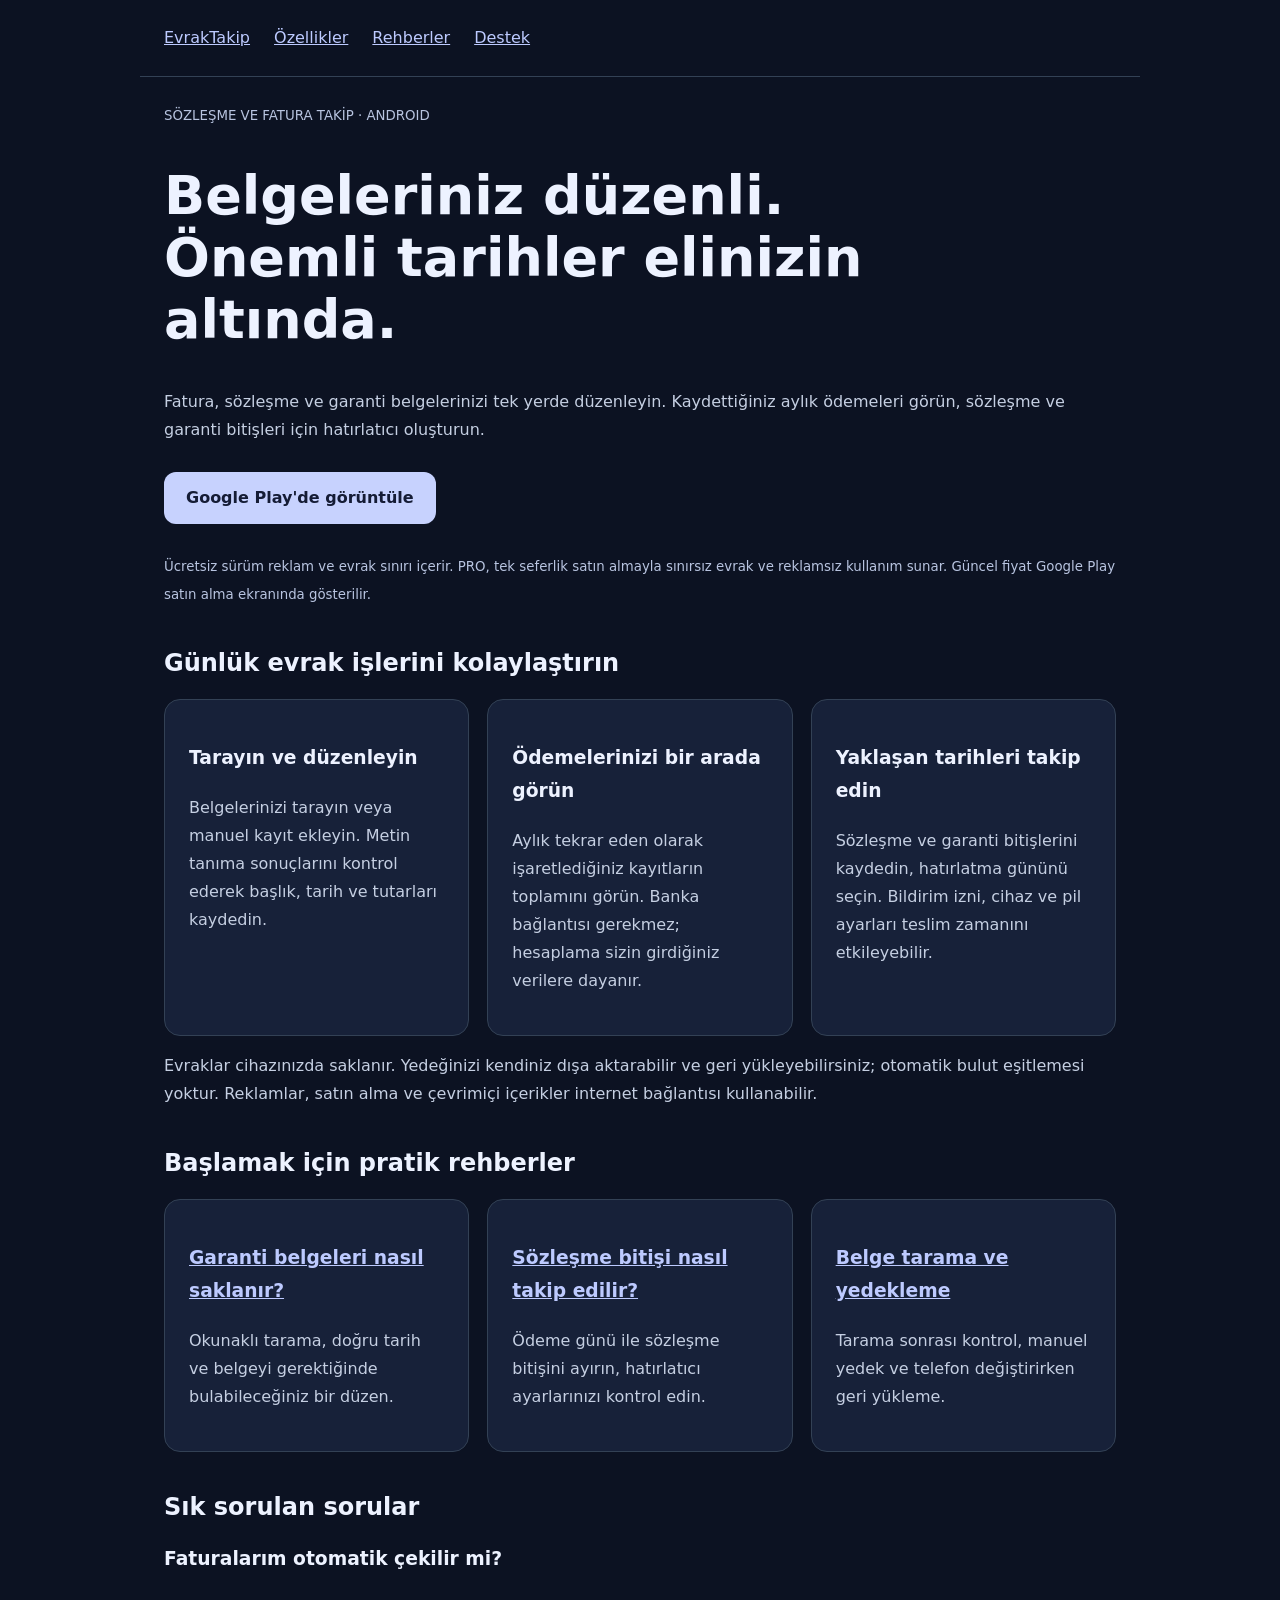
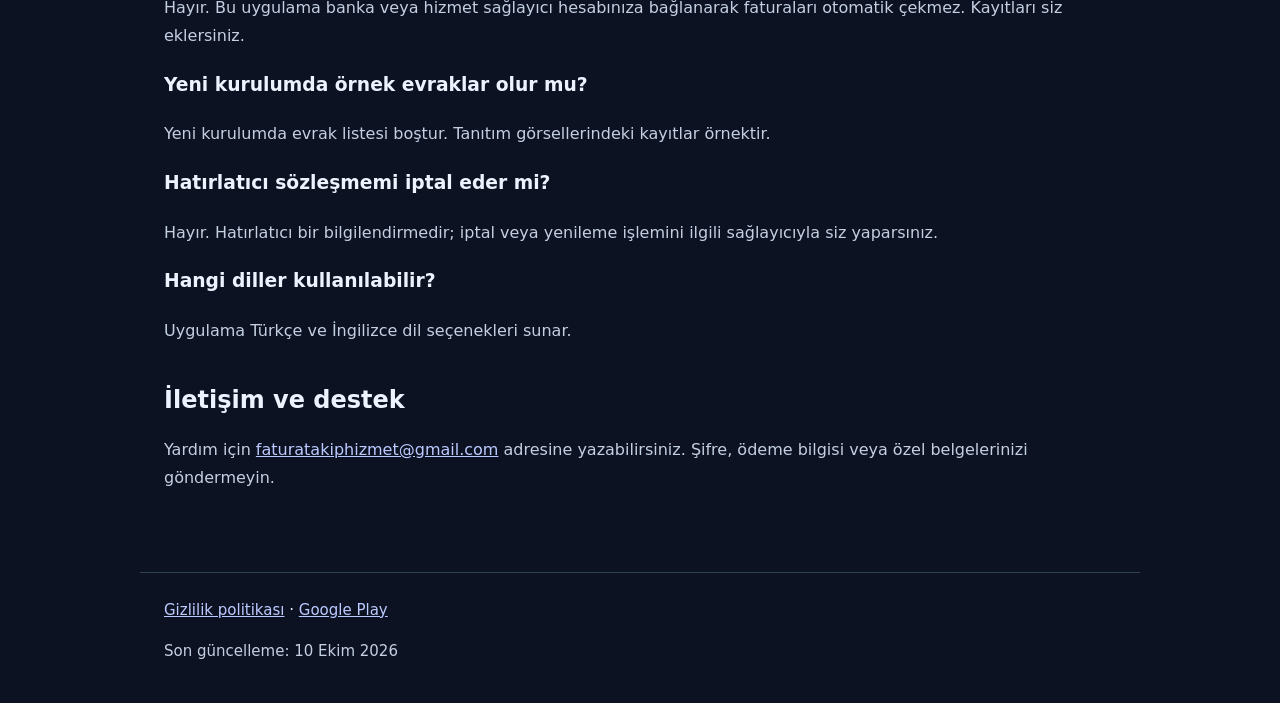
<file: index.html>
<!doctype html>
<html lang="tr"><head>
<meta charset="utf-8"><meta name="viewport" content="width=device-width,initial-scale=1">
<title>Sözleşme ve Fatura Takip | Belge, Garanti ve Hatırlatıcı</title>
<meta name="description" content="Fatura, sözleşme ve garanti belgelerinizi düzenleyin. Belgeleri tarayın, kaydettiğiniz aylık giderleri görün ve önemli tarihler için hatırlatıcı oluşturun.">
<link rel="canonical" href="https://falcata-ai.github.io/"><link rel="stylesheet" href="site.css">
<meta property="og:type" content="website"><meta property="og:locale" content="tr_TR">
<meta property="og:title" content="Sözleşme ve Fatura Takip"><meta property="og:description" content="Belgelerinizi düzenleyin, kaydettiğiniz giderleri görün ve önemli tarihleri takip edin.">
<meta property="og:url" content="https://falcata-ai.github.io/"><meta property="og:image" content="https://falcata-ai.github.io/tara.png"><meta name="twitter:card" content="summary_large_image">
<script type="application/ld+json">{"@context":"https://schema.org","@type":"SoftwareApplication","name":"Sözleşme ve Fatura Takip","alternateName":"EvrakTakip","operatingSystem":"Android","applicationCategory":"UtilitiesApplication","url":"https://falcata-ai.github.io/","downloadUrl":"https://play.google.com/store/apps/details?id=com.sozlesmetakip.app","description":"Fatura, sözleşme ve garanti belgelerini düzenleme, belge tarama ve tarih hatırlatma uygulaması.","inLanguage":["tr","en"]}</script>
</head><body>
<a class="skip" href="#icerik">İçeriğe geç</a>
<nav aria-label="Ana gezinme"><a href="./">EvrakTakip</a><a href="#ozellikler">Özellikler</a><a href="#rehberler">Rehberler</a><a href="#destek">Destek</a></nav>
<main id="icerik"><header><small>SÖZLEŞME VE FATURA TAKİP · ANDROID</small><h1>Belgeleriniz düzenli.<br>Önemli tarihler elinizin altında.</h1><p>Fatura, sözleşme ve garanti belgelerinizi tek yerde düzenleyin. Kaydettiğiniz aylık ödemeleri görün, sözleşme ve garanti bitişleri için hatırlatıcı oluşturun.</p><a class="button" href="https://play.google.com/store/apps/details?id=com.sozlesmetakip.app">Google Play'de görüntüle</a><p><small>Ücretsiz sürüm reklam ve evrak sınırı içerir. PRO, tek seferlik satın almayla sınırsız evrak ve reklamsız kullanım sunar. Güncel fiyat Google Play satın alma ekranında gösterilir.</small></p></header>
<section id="ozellikler"><h2>Günlük evrak işlerini kolaylaştırın</h2><div class="cards"><div class="card"><h3>Tarayın ve düzenleyin</h3><p>Belgelerinizi tarayın veya manuel kayıt ekleyin. Metin tanıma sonuçlarını kontrol ederek başlık, tarih ve tutarları kaydedin.</p></div><div class="card"><h3>Ödemelerinizi bir arada görün</h3><p>Aylık tekrar eden olarak işaretlediğiniz kayıtların toplamını görün. Banka bağlantısı gerekmez; hesaplama sizin girdiğiniz verilere dayanır.</p></div><div class="card"><h3>Yaklaşan tarihleri takip edin</h3><p>Sözleşme ve garanti bitişlerini kaydedin, hatırlatma gününü seçin. Bildirim izni, cihaz ve pil ayarları teslim zamanını etkileyebilir.</p></div></div><p>Evraklar cihazınızda saklanır. Yedeğinizi kendiniz dışa aktarabilir ve geri yükleyebilirsiniz; otomatik bulut eşitlemesi yoktur. Reklamlar, satın alma ve çevrimiçi içerikler internet bağlantısı kullanabilir.</p></section>
<section id="rehberler"><h2>Başlamak için pratik rehberler</h2><div class="cards"><article class="card"><h3><a href="garanti-belgesi-saklama.html">Garanti belgeleri nasıl saklanır?</a></h3><p>Okunaklı tarama, doğru tarih ve belgeyi gerektiğinde bulabileceğiniz bir düzen.</p></article><article class="card"><h3><a href="sozlesme-tarihi-hatirlatma.html">Sözleşme bitişi nasıl takip edilir?</a></h3><p>Ödeme günü ile sözleşme bitişini ayırın, hatırlatıcı ayarlarınızı kontrol edin.</p></article><article class="card"><h3><a href="belge-tarama-yedekleme.html">Belge tarama ve yedekleme</a></h3><p>Tarama sonrası kontrol, manuel yedek ve telefon değiştirirken geri yükleme.</p></article></div></section>
<section><h2>Sık sorulan sorular</h2><h3>Faturalarım otomatik çekilir mi?</h3><p>Hayır. Bu uygulama banka veya hizmet sağlayıcı hesabınıza bağlanarak faturaları otomatik çekmez. Kayıtları siz eklersiniz.</p><h3>Yeni kurulumda örnek evraklar olur mu?</h3><p>Yeni kurulumda evrak listesi boştur. Tanıtım görsellerindeki kayıtlar örnektir.</p><h3>Hatırlatıcı sözleşmemi iptal eder mi?</h3><p>Hayır. Hatırlatıcı bir bilgilendirmedir; iptal veya yenileme işlemini ilgili sağlayıcıyla siz yaparsınız.</p><h3>Hangi diller kullanılabilir?</h3><p>Uygulama Türkçe ve İngilizce dil seçenekleri sunar.</p></section>
<section id="destek"><h2>İletişim ve destek</h2><p>Yardım için <a href="mailto:faturatakiphizmet@gmail.com">faturatakiphizmet@gmail.com</a> adresine yazabilirsiniz. Şifre, ödeme bilgisi veya özel belgelerinizi göndermeyin.</p></section></main>
<footer><a href="https://sites.google.com/view/fatura-takip/ana-sayfa">Gizlilik politikası</a> · <a href="https://play.google.com/store/apps/details?id=com.sozlesmetakip.app">Google Play</a><p>Son güncelleme: 10 Ekim 2026</p></footer>
</body></html>
</file>
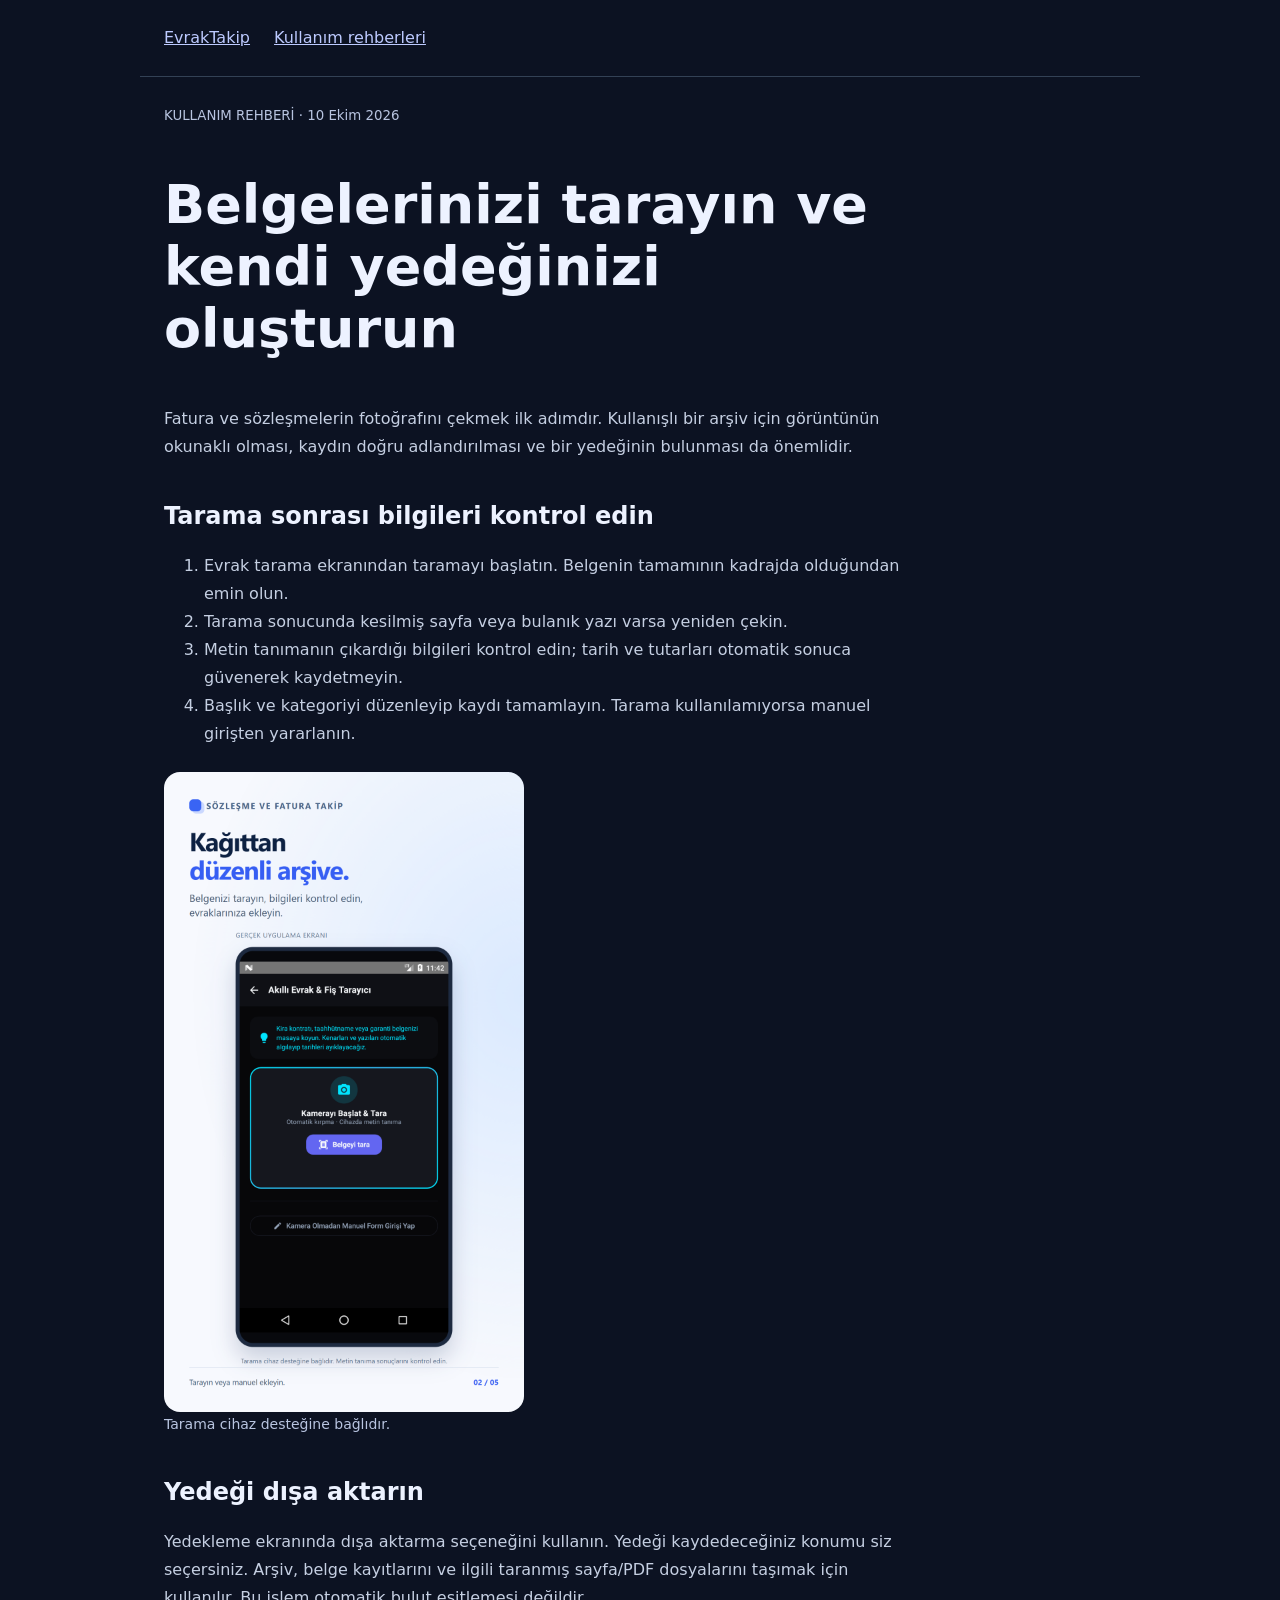
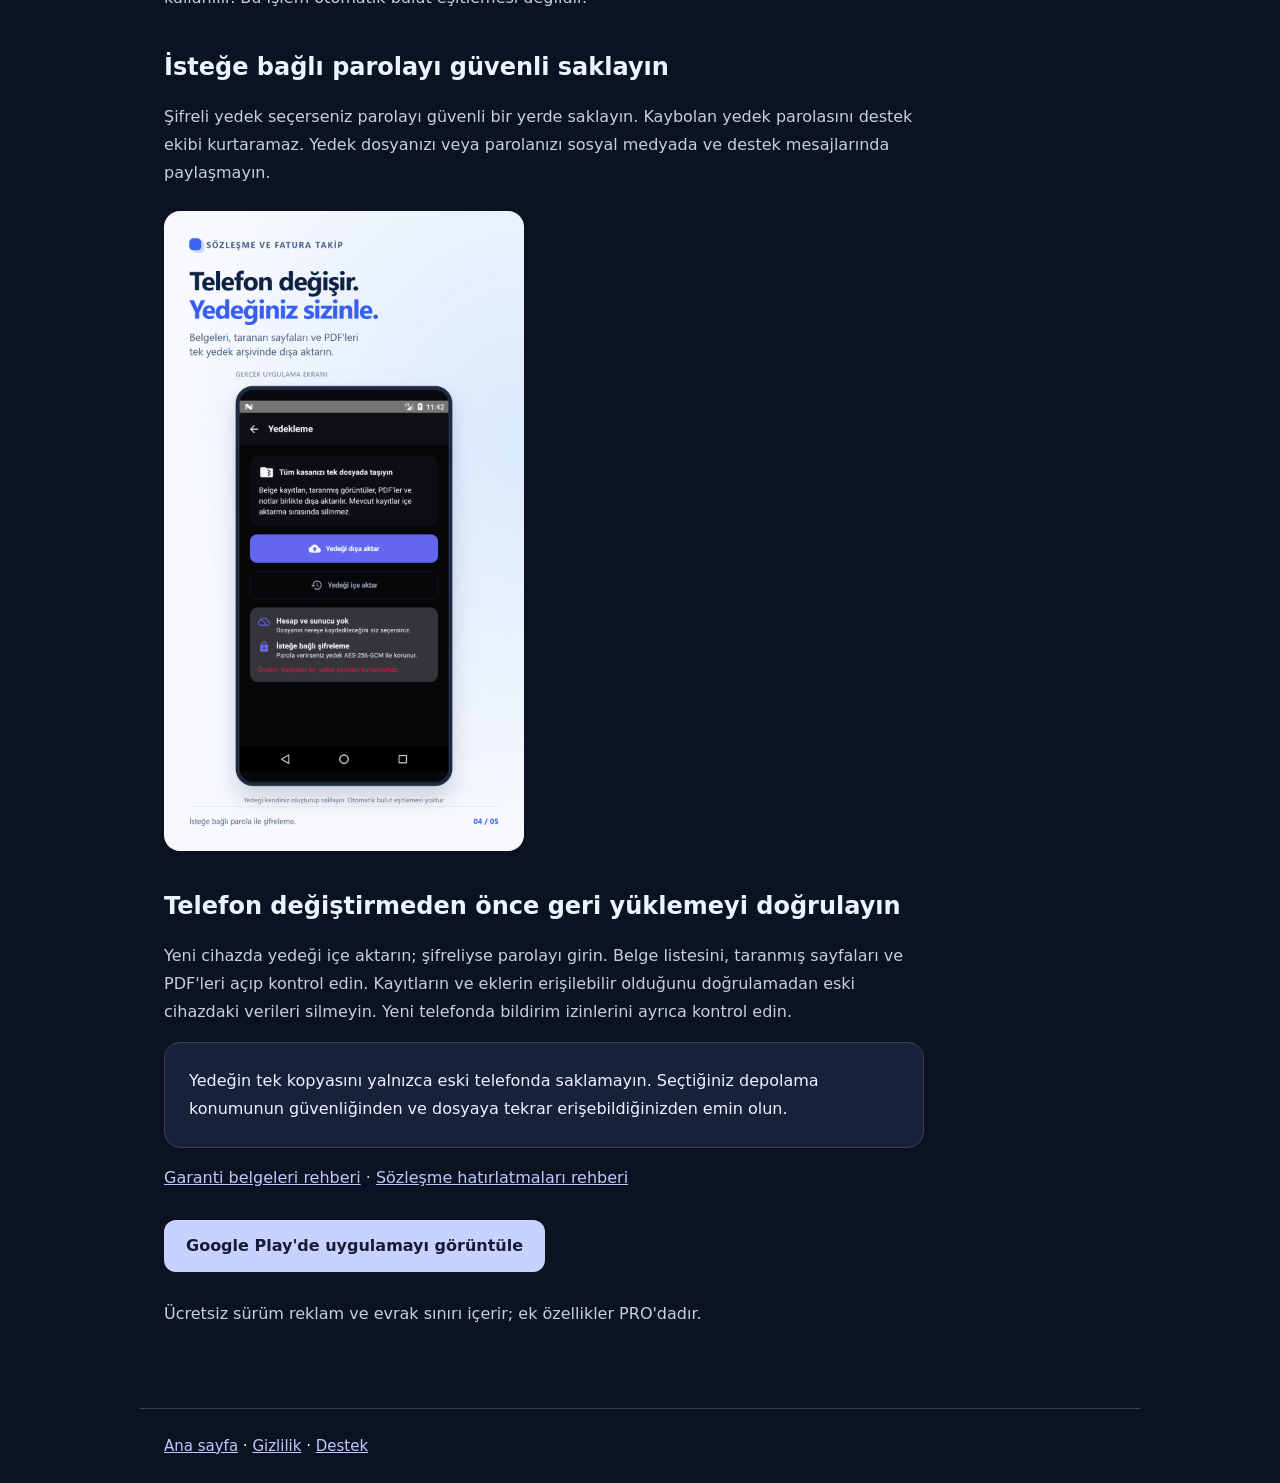
<file: belge-tarama-yedekleme.html>
<!doctype html>
<html lang="tr"><head><meta charset="utf-8"><meta name="viewport" content="width=device-width,initial-scale=1"><title>Belge tarama ve yedekleme rehberi | EvrakTakip</title><meta name="description" content="Fatura ve sözleşmelerinizi tarayıp kontrol ederek kaydedin. Manuel yedek oluşturma, parola ve geri yükleme adımlarını öğrenin."><link rel="canonical" href="https://falcata-ai.github.io/belge-tarama-yedekleme.html"><link rel="stylesheet" href="site.css"></head><body><a class="skip" href="#icerik">İçeriğe geç</a><nav aria-label="Ana gezinme"><a href="./">EvrakTakip</a><a href="./#rehberler">Kullanım rehberleri</a></nav><main id="icerik"><article><small>KULLANIM REHBERİ · 10 Ekim 2026</small><h1>Belgelerinizi tarayın ve kendi yedeğinizi oluşturun</h1><p>Fatura ve sözleşmelerin fotoğrafını çekmek ilk adımdır. Kullanışlı bir arşiv için görüntünün okunaklı olması, kaydın doğru adlandırılması ve bir yedeğinin bulunması da önemlidir.</p><h2>Tarama sonrası bilgileri kontrol edin</h2><ol><li>Evrak tarama ekranından taramayı başlatın. Belgenin tamamının kadrajda olduğundan emin olun.</li><li>Tarama sonucunda kesilmiş sayfa veya bulanık yazı varsa yeniden çekin.</li><li>Metin tanımanın çıkardığı bilgileri kontrol edin; tarih ve tutarları otomatik sonuca güvenerek kaydetmeyin.</li><li>Başlık ve kategoriyi düzenleyip kaydı tamamlayın. Tarama kullanılamıyorsa manuel girişten yararlanın.</li></ol><figure><img src="tara.png" alt="Evrak tarama ve manuel kayıt seçeneklerini gösteren uygulama ekranı" width="1080" height="1920" loading="lazy"><figcaption>Tarama cihaz desteğine bağlıdır.</figcaption></figure><h2>Yedeği dışa aktarın</h2><p>Yedekleme ekranında dışa aktarma seçeneğini kullanın. Yedeği kaydedeceğiniz konumu siz seçersiniz. Arşiv, belge kayıtlarını ve ilgili taranmış sayfa/PDF dosyalarını taşımak için kullanılır. Bu işlem otomatik bulut eşitlemesi değildir.</p><h2>İsteğe bağlı parolayı güvenli saklayın</h2><p>Şifreli yedek seçerseniz parolayı güvenli bir yerde saklayın. Kaybolan yedek parolasını destek ekibi kurtaramaz. Yedek dosyanızı veya parolanızı sosyal medyada ve destek mesajlarında paylaşmayın.</p><figure><img src="yedek.png" alt="Yedeği dışa aktarma ve içe aktarma seçenekleri; isteğe bağlı şifreleme bilgisi" width="1080" height="1920" loading="lazy"></figure><h2>Telefon değiştirmeden önce geri yüklemeyi doğrulayın</h2><p>Yeni cihazda yedeği içe aktarın; şifreliyse parolayı girin. Belge listesini, taranmış sayfaları ve PDF'leri açıp kontrol edin. Kayıtların ve eklerin erişilebilir olduğunu doğrulamadan eski cihazdaki verileri silmeyin. Yeni telefonda bildirim izinlerini ayrıca kontrol edin.</p><aside>Yedeğin tek kopyasını yalnızca eski telefonda saklamayın. Seçtiğiniz depolama konumunun güvenliğinden ve dosyaya tekrar erişebildiğinizden emin olun.</aside><p><a href="garanti-belgesi-saklama.html">Garanti belgeleri rehberi</a> · <a href="sozlesme-tarihi-hatirlatma.html">Sözleşme hatırlatmaları rehberi</a></p><a class="button" href="https://play.google.com/store/apps/details?id=com.sozlesmetakip.app">Google Play'de uygulamayı görüntüle</a><p>Ücretsiz sürüm reklam ve evrak sınırı içerir; ek özellikler PRO'dadır.</p></article></main><footer><a href="./">Ana sayfa</a> · <a href="https://sites.google.com/view/fatura-takip/ana-sayfa">Gizlilik</a> · <a href="mailto:faturatakiphizmet@gmail.com">Destek</a></footer></body></html>
</file>
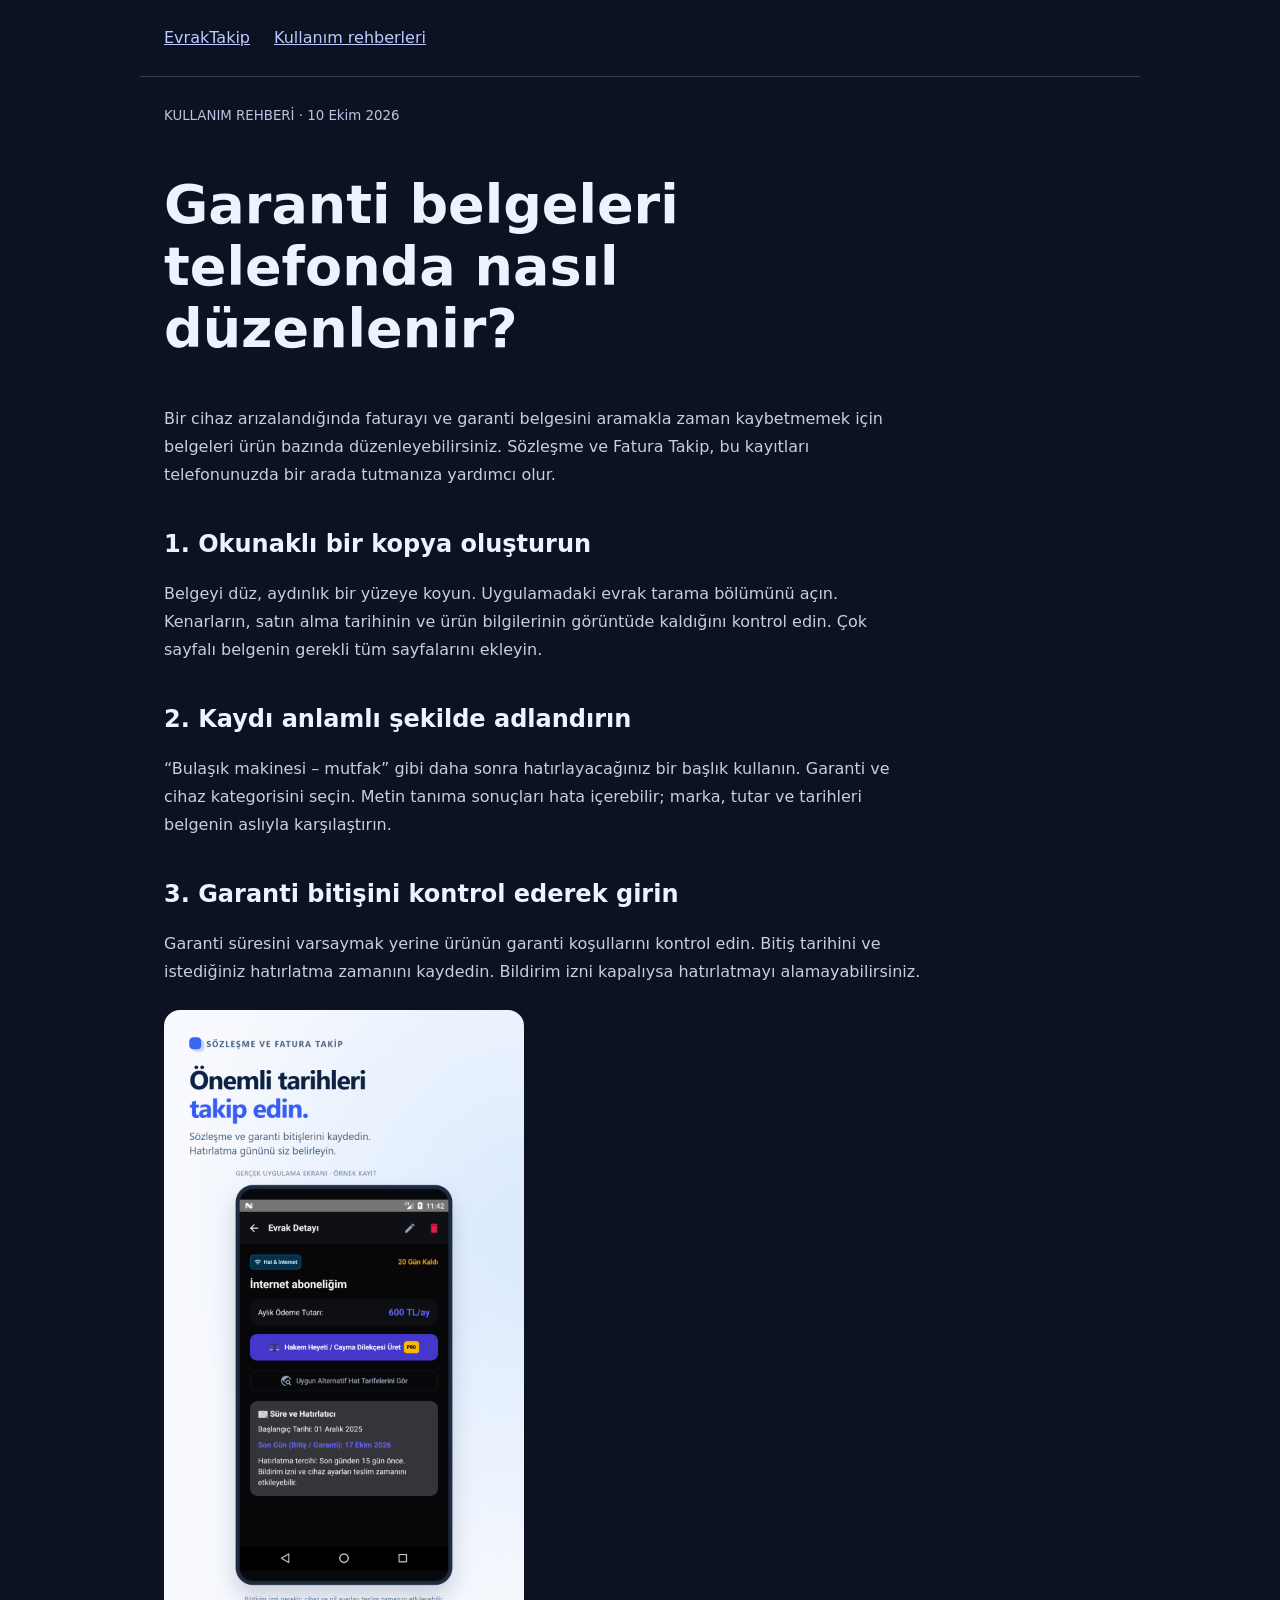
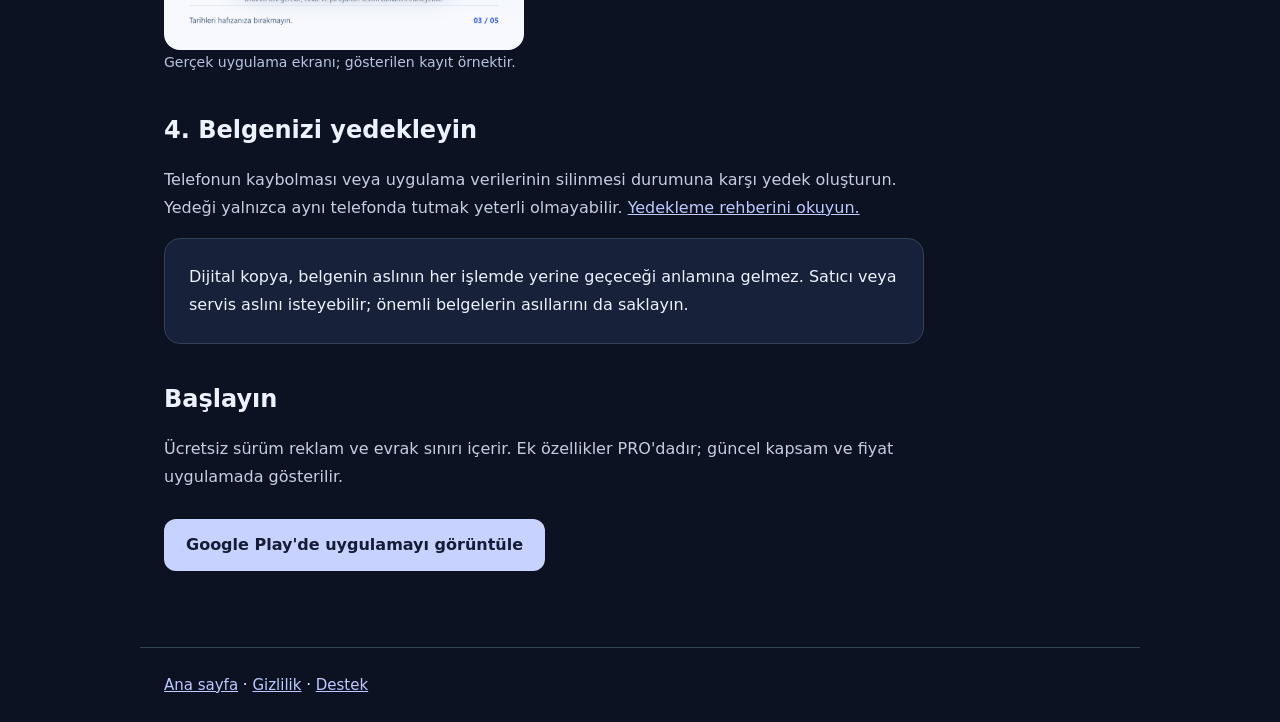
<file: garanti-belgesi-saklama.html>
<!doctype html>
<html lang="tr"><head><meta charset="utf-8"><meta name="viewport" content="width=device-width,initial-scale=1"><title>Garanti belgeleri telefonda nasıl saklanır? | EvrakTakip</title><meta name="description" content="Garanti belgenizi tarayın, ürün adıyla düzenleyin ve garanti bitiş tarihini kaydedin. EvrakTakip ile adım adım belge arşivleme rehberi."><link rel="canonical" href="https://falcata-ai.github.io/garanti-belgesi-saklama.html"><link rel="stylesheet" href="site.css"></head><body><a class="skip" href="#icerik">İçeriğe geç</a><nav aria-label="Ana gezinme"><a href="./">EvrakTakip</a><a href="./#rehberler">Kullanım rehberleri</a></nav><main id="icerik"><article><small>KULLANIM REHBERİ · 10 Ekim 2026</small><h1>Garanti belgeleri telefonda nasıl düzenlenir?</h1><p>Bir cihaz arızalandığında faturayı ve garanti belgesini aramakla zaman kaybetmemek için belgeleri ürün bazında düzenleyebilirsiniz. Sözleşme ve Fatura Takip, bu kayıtları telefonunuzda bir arada tutmanıza yardımcı olur.</p><h2>1. Okunaklı bir kopya oluşturun</h2><p>Belgeyi düz, aydınlık bir yüzeye koyun. Uygulamadaki evrak tarama bölümünü açın. Kenarların, satın alma tarihinin ve ürün bilgilerinin görüntüde kaldığını kontrol edin. Çok sayfalı belgenin gerekli tüm sayfalarını ekleyin.</p><h2>2. Kaydı anlamlı şekilde adlandırın</h2><p>“Bulaşık makinesi – mutfak” gibi daha sonra hatırlayacağınız bir başlık kullanın. Garanti ve cihaz kategorisini seçin. Metin tanıma sonuçları hata içerebilir; marka, tutar ve tarihleri belgenin aslıyla karşılaştırın.</p><h2>3. Garanti bitişini kontrol ederek girin</h2><p>Garanti süresini varsaymak yerine ürünün garanti koşullarını kontrol edin. Bitiş tarihini ve istediğiniz hatırlatma zamanını kaydedin. Bildirim izni kapalıysa hatırlatmayı alamayabilirsiniz.</p><figure><img src="hatirlat.png" alt="EvrakTakip belge detayında bitiş tarihi ve hatırlatma tercihi; örnek kayıt" width="1080" height="1920" loading="lazy"><figcaption>Gerçek uygulama ekranı; gösterilen kayıt örnektir.</figcaption></figure><h2>4. Belgenizi yedekleyin</h2><p>Telefonun kaybolması veya uygulama verilerinin silinmesi durumuna karşı yedek oluşturun. Yedeği yalnızca aynı telefonda tutmak yeterli olmayabilir. <a href="belge-tarama-yedekleme.html">Yedekleme rehberini okuyun.</a></p><aside>Dijital kopya, belgenin aslının her işlemde yerine geçeceği anlamına gelmez. Satıcı veya servis aslını isteyebilir; önemli belgelerin asıllarını da saklayın.</aside><h2>Başlayın</h2><p>Ücretsiz sürüm reklam ve evrak sınırı içerir. Ek özellikler PRO'dadır; güncel kapsam ve fiyat uygulamada gösterilir.</p><a class="button" href="https://play.google.com/store/apps/details?id=com.sozlesmetakip.app">Google Play'de uygulamayı görüntüle</a></article></main><footer><a href="./">Ana sayfa</a> · <a href="https://sites.google.com/view/fatura-takip/ana-sayfa">Gizlilik</a> · <a href="mailto:faturatakiphizmet@gmail.com">Destek</a></footer></body></html>
</file>
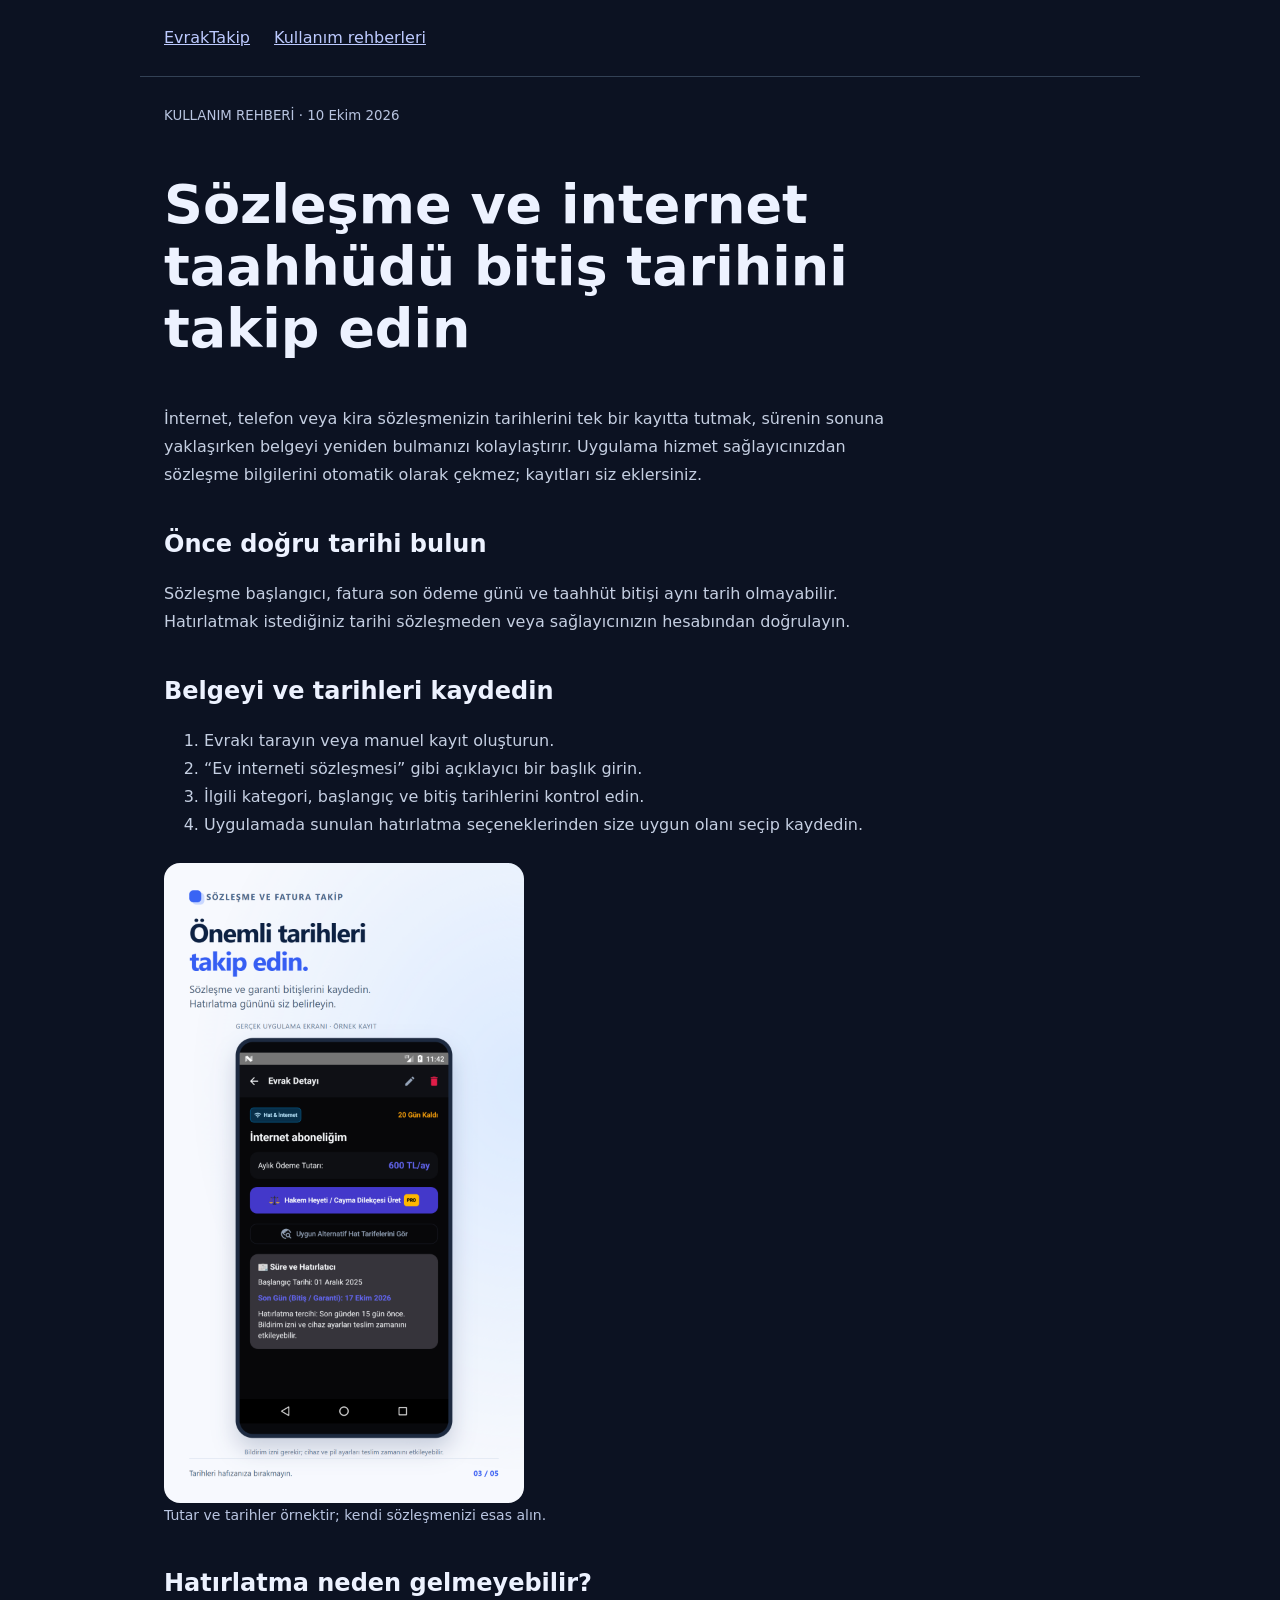
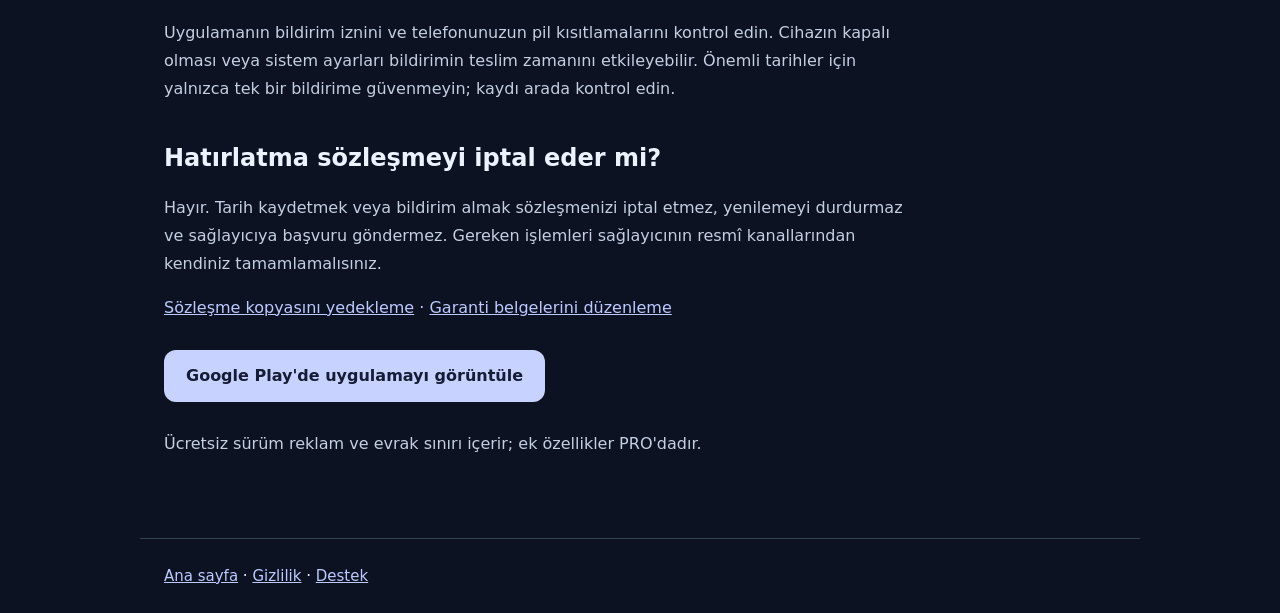
<file: sozlesme-tarihi-hatirlatma.html>
<!doctype html>
<html lang="tr"><head><meta charset="utf-8"><meta name="viewport" content="width=device-width,initial-scale=1"><title>Sözleşme ve taahhüt bitişi nasıl takip edilir? | EvrakTakip</title><meta name="description" content="İnternet taahhüdü ve sözleşme bitiş tarihlerinizi kaydedin, hatırlatma zamanını seçin. Bildirim izinleri ve tarih kontrolü için pratik rehber."><link rel="canonical" href="https://falcata-ai.github.io/sozlesme-tarihi-hatirlatma.html"><link rel="stylesheet" href="site.css"></head><body><a class="skip" href="#icerik">İçeriğe geç</a><nav aria-label="Ana gezinme"><a href="./">EvrakTakip</a><a href="./#rehberler">Kullanım rehberleri</a></nav><main id="icerik"><article><small>KULLANIM REHBERİ · 10 Ekim 2026</small><h1>Sözleşme ve internet taahhüdü bitiş tarihini takip edin</h1><p>İnternet, telefon veya kira sözleşmenizin tarihlerini tek bir kayıtta tutmak, sürenin sonuna yaklaşırken belgeyi yeniden bulmanızı kolaylaştırır. Uygulama hizmet sağlayıcınızdan sözleşme bilgilerini otomatik olarak çekmez; kayıtları siz eklersiniz.</p><h2>Önce doğru tarihi bulun</h2><p>Sözleşme başlangıcı, fatura son ödeme günü ve taahhüt bitişi aynı tarih olmayabilir. Hatırlatmak istediğiniz tarihi sözleşmeden veya sağlayıcınızın hesabından doğrulayın.</p><h2>Belgeyi ve tarihleri kaydedin</h2><ol><li>Evrakı tarayın veya manuel kayıt oluşturun.</li><li>“Ev interneti sözleşmesi” gibi açıklayıcı bir başlık girin.</li><li>İlgili kategori, başlangıç ve bitiş tarihlerini kontrol edin.</li><li>Uygulamada sunulan hatırlatma seçeneklerinden size uygun olanı seçip kaydedin.</li></ol><figure><img src="hatirlat.png" alt="Örnek internet aboneliği kaydının bitiş tarihi ve hatırlatma ayarları" width="1080" height="1920" loading="lazy"><figcaption>Tutar ve tarihler örnektir; kendi sözleşmenizi esas alın.</figcaption></figure><h2>Hatırlatma neden gelmeyebilir?</h2><p>Uygulamanın bildirim iznini ve telefonunuzun pil kısıtlamalarını kontrol edin. Cihazın kapalı olması veya sistem ayarları bildirimin teslim zamanını etkileyebilir. Önemli tarihler için yalnızca tek bir bildirime güvenmeyin; kaydı arada kontrol edin.</p><h2>Hatırlatma sözleşmeyi iptal eder mi?</h2><p>Hayır. Tarih kaydetmek veya bildirim almak sözleşmenizi iptal etmez, yenilemeyi durdurmaz ve sağlayıcıya başvuru göndermez. Gereken işlemleri sağlayıcının resmî kanallarından kendiniz tamamlamalısınız.</p><p><a href="belge-tarama-yedekleme.html">Sözleşme kopyasını yedekleme</a> · <a href="garanti-belgesi-saklama.html">Garanti belgelerini düzenleme</a></p><a class="button" href="https://play.google.com/store/apps/details?id=com.sozlesmetakip.app">Google Play'de uygulamayı görüntüle</a><p>Ücretsiz sürüm reklam ve evrak sınırı içerir; ek özellikler PRO'dadır.</p></article></main><footer><a href="./">Ana sayfa</a> · <a href="https://sites.google.com/view/fatura-takip/ana-sayfa">Gizlilik</a> · <a href="mailto:faturatakiphizmet@gmail.com">Destek</a></footer></body></html>
</file>
<file: site.css>
:root{color-scheme:dark;font-family:system-ui,sans-serif;background:#0c1222;color:#edf2ff;line-height:1.75}*{box-sizing:border-box}body{margin:0}main,nav,footer{max-width:1000px;margin:auto;padding:24px}nav{display:flex;gap:24px;flex-wrap:wrap;border-bottom:1px solid #334155}a{color:#bdcaff}a:focus-visible{outline:3px solid #facc15;outline-offset:5px}h1{font-size:clamp(32px,6vw,54px);line-height:1.15;max-width:850px}h2{line-height:1.3;margin-top:40px}p,li{color:#c5cfe2}small{color:#b8c4e0}.button{display:inline-block;background:#c7d2fe;color:#151c35;padding:12px 22px;border-radius:12px;text-decoration:none;font-weight:700;margin:12px 0}.cards{display:grid;grid-template-columns:repeat(auto-fit,minmax(230px,1fr));gap:18px}.card,aside{padding:24px;background:#172139;border:1px solid #334155;border-radius:16px}.card h2{margin-top:0;font-size:23px}article{max-width:760px}figure{margin:24px 0}img{display:block;width:100%;max-width:360px;height:auto;border-radius:16px}figcaption{font-size:14px;color:#b8c4e0}footer{border-top:1px solid #334155;margin-top:40px;font-size:15px}.skip{position:absolute;top:-100px}.skip:focus{top:0;background:#172139;padding:10px}
</file>
